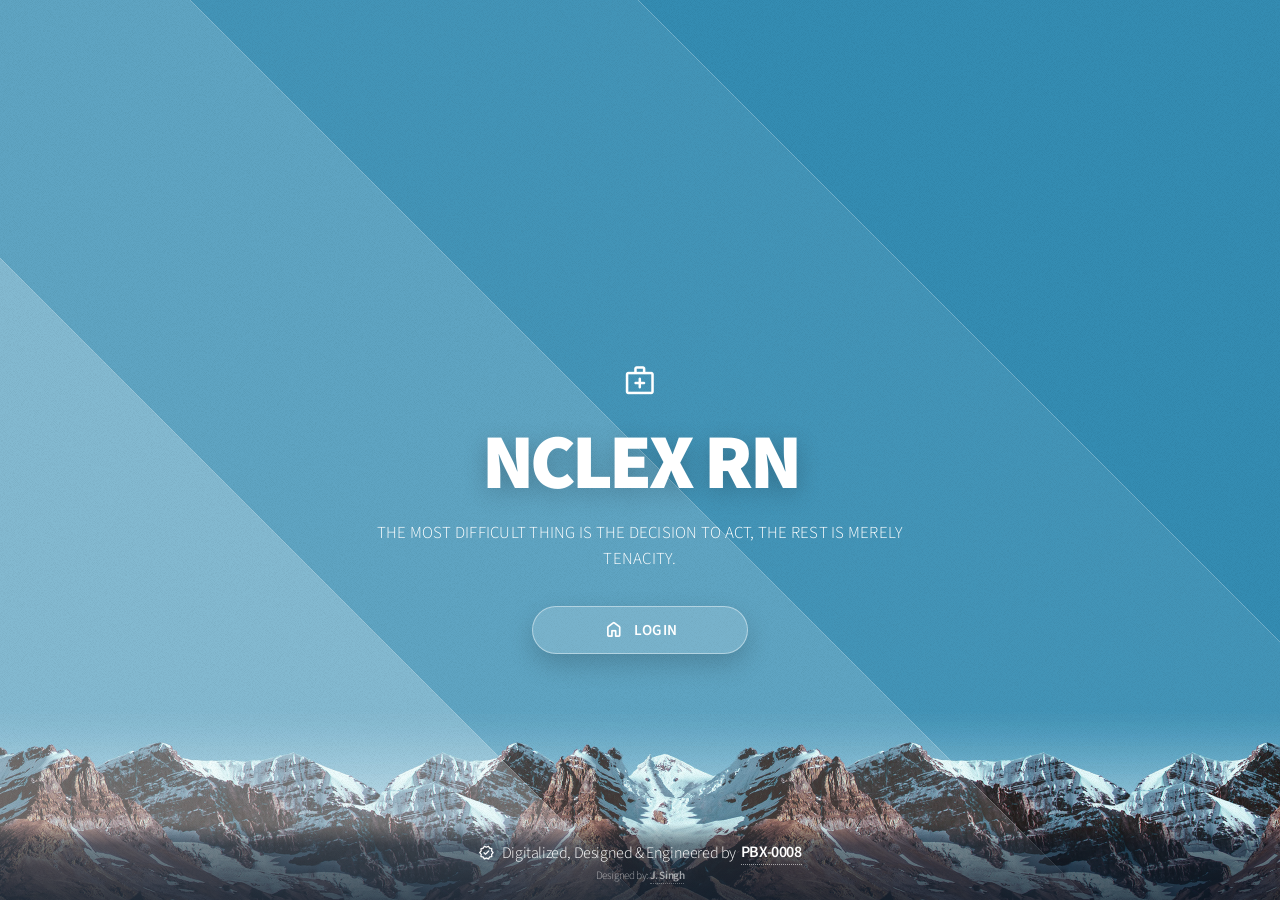
<file: index.html>
<!DOCTYPE HTML>
<!--
	Aerial by HTML5 UP
	html5up.net | @ajlkn
	Free for personal and commercial use under the CCA 3.0 license (html5up.net/license)
	Customized for NCLEX RN software by Jagmohan Singh.
-->
<html lang="en">
	<head>
		<title>NCLEX RN</title>
		<meta charset="utf-8" />
		<meta name="viewport" content="width=device-width, initial-scale=1, viewport-fit=cover" />
		<meta name="description" content="NCLEX RN learning software launch page" />
		<meta name="theme-color" content="#0067A9" />
		<meta name="mobile-web-app-capable" content="yes" />
		<meta name="apple-mobile-web-app-capable" content="yes" />
		<meta name="apple-mobile-web-app-title" content="NCLEX RN" />
		<meta name="apple-mobile-web-app-status-bar-style" content="black-translucent" />
		<link rel="manifest" href="site.webmanifest" />
		<link rel="apple-touch-icon" href="icons/icon-192.png" />
		<link rel="preconnect" href="https://fonts.googleapis.com" />
		<link rel="preconnect" href="https://fonts.gstatic.com" crossorigin />
		<link rel="stylesheet" href="https://fonts.googleapis.com/css2?family=Material+Symbols+Rounded:opsz,wght,FILL,GRAD@24,400,1,0" />
		<link rel="stylesheet" href="assets/css/main.css?v=43" />
		<noscript><link rel="stylesheet" href="assets/css/noscript.css" /></noscript>
	</head>
	<body class="is-preload">
		<div id="wrapper">
			<div id="bg"></div>
			<div id="overlay"></div>
			<div id="main">

				<!-- Header -->
					<header id="header" aria-label="NCLEX RN launch screen">
						<div class="app-badge" aria-hidden="true">
							<span class="material-symbols-rounded">medical_services</span>
						</div>
						<h1>NCLEX RN</h1>
						<p class="tagline">THE MOST DIFFICULT THING IS THE DECISION TO ACT, THE REST IS MERELY TENACITY.</p>
						<nav aria-label="Main software navigation">
							<ul>
								<li class="center-action">
									<a href="main.html" class="launch-button" aria-label="Open NCLEX RN main page" title="Open NCLEX RN main page">
										<span class="material-symbols-rounded" aria-hidden="true">home</span>
										<span class="button-text">LOGIN</span>
									</a>
								</li>
							</ul>
						</nav>
					</header>

				<!-- Footer -->
					<footer id="footer">
						<span class="copyright">
							<span class="material-symbols-rounded footer-icon" aria-hidden="true">verified</span>
							Digitalized, Designed & Engineered by
							<a href="https://www.instagram.com/pbx0008nclexrn/" target="_blank" rel="noopener noreferrer">PBX-0008</a>
						</span>
						<span class="template-credit">Designed by: <a href="https://www.instagram.com/jagmohan.1313/" target="_blank" rel="noopener noreferrer">J. Singh</a></span>
					</footer>

			</div>
		</div>
		<script>
			window.onload = function() { document.body.classList.remove('is-preload'); }
			window.ontouchmove = null;
			window.onorientationchange = function() { document.body.scrollTop = 0; }
		</script>
			<script>
			if ('serviceWorker' in navigator) {
				window.addEventListener('load', () => navigator.serviceWorker.register('./sw.js').catch(() => {}));
			}
		</script>
	</body>
</html>
</file>
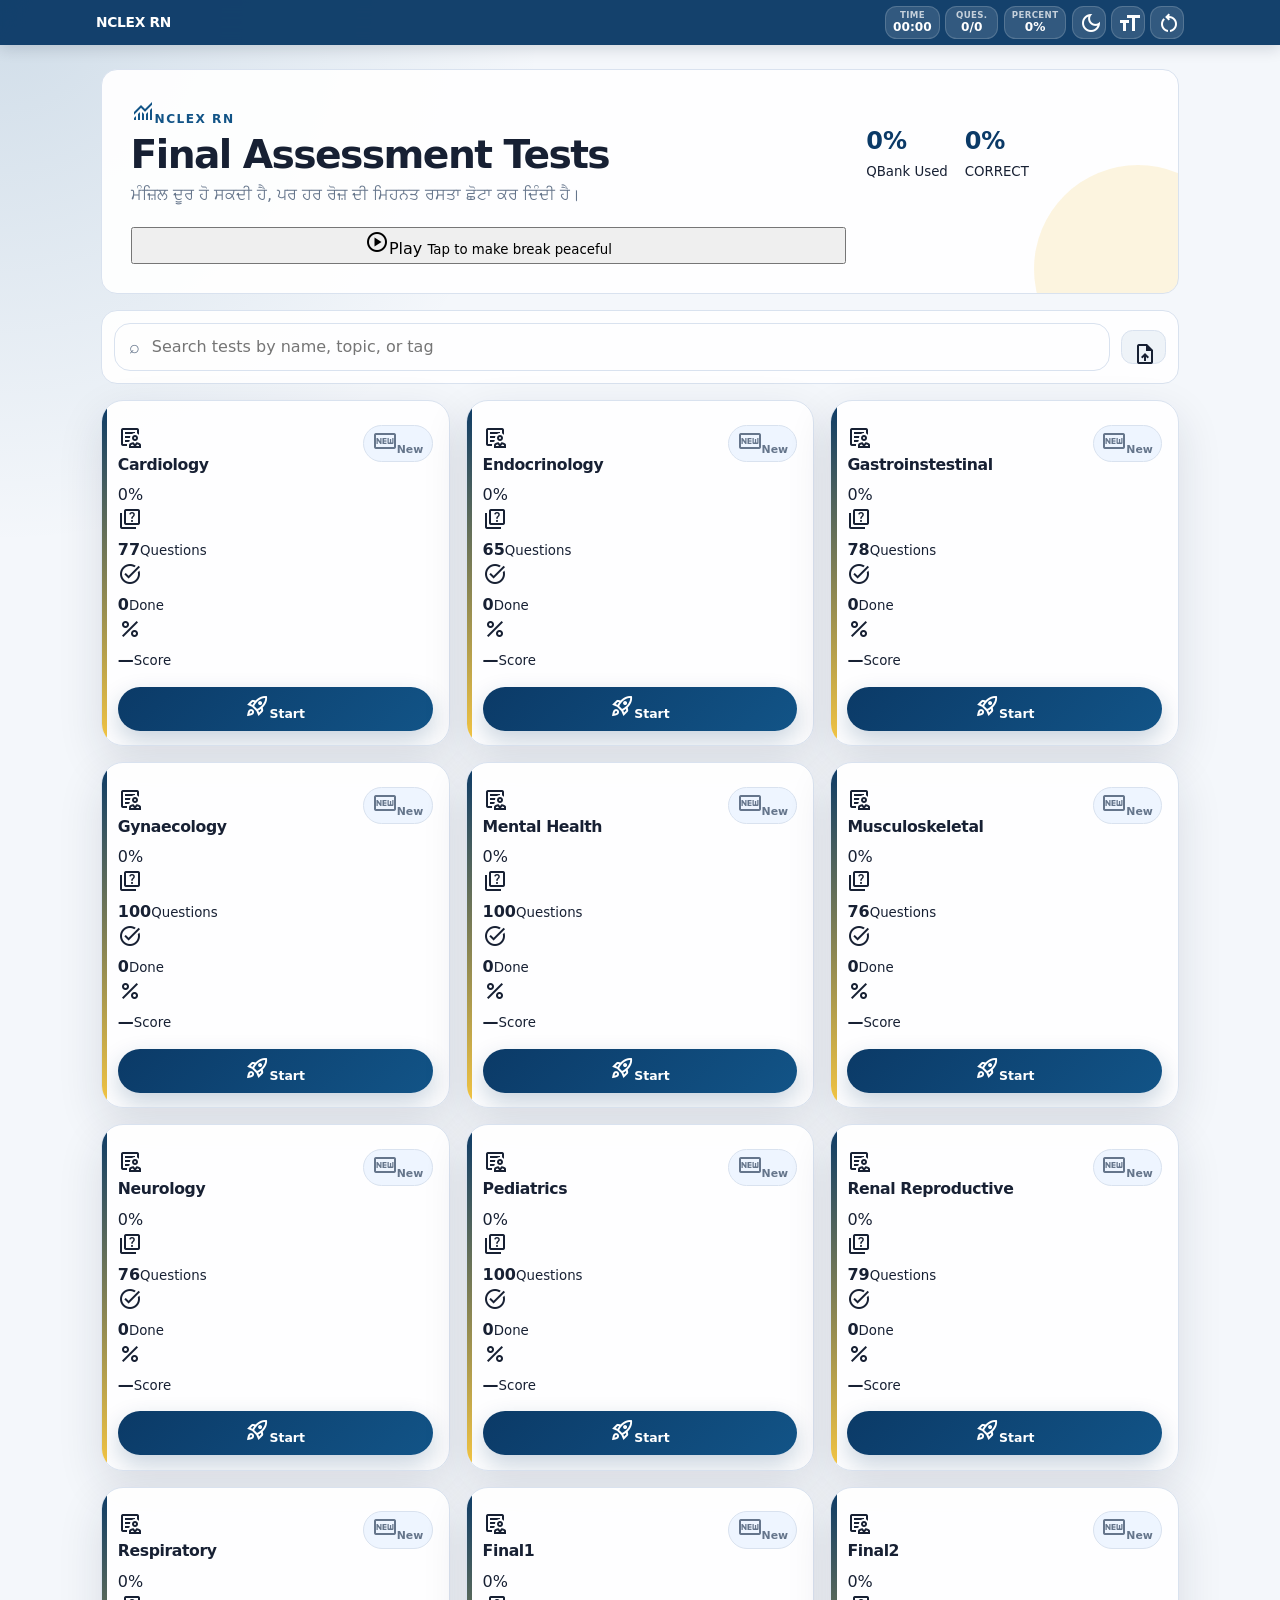
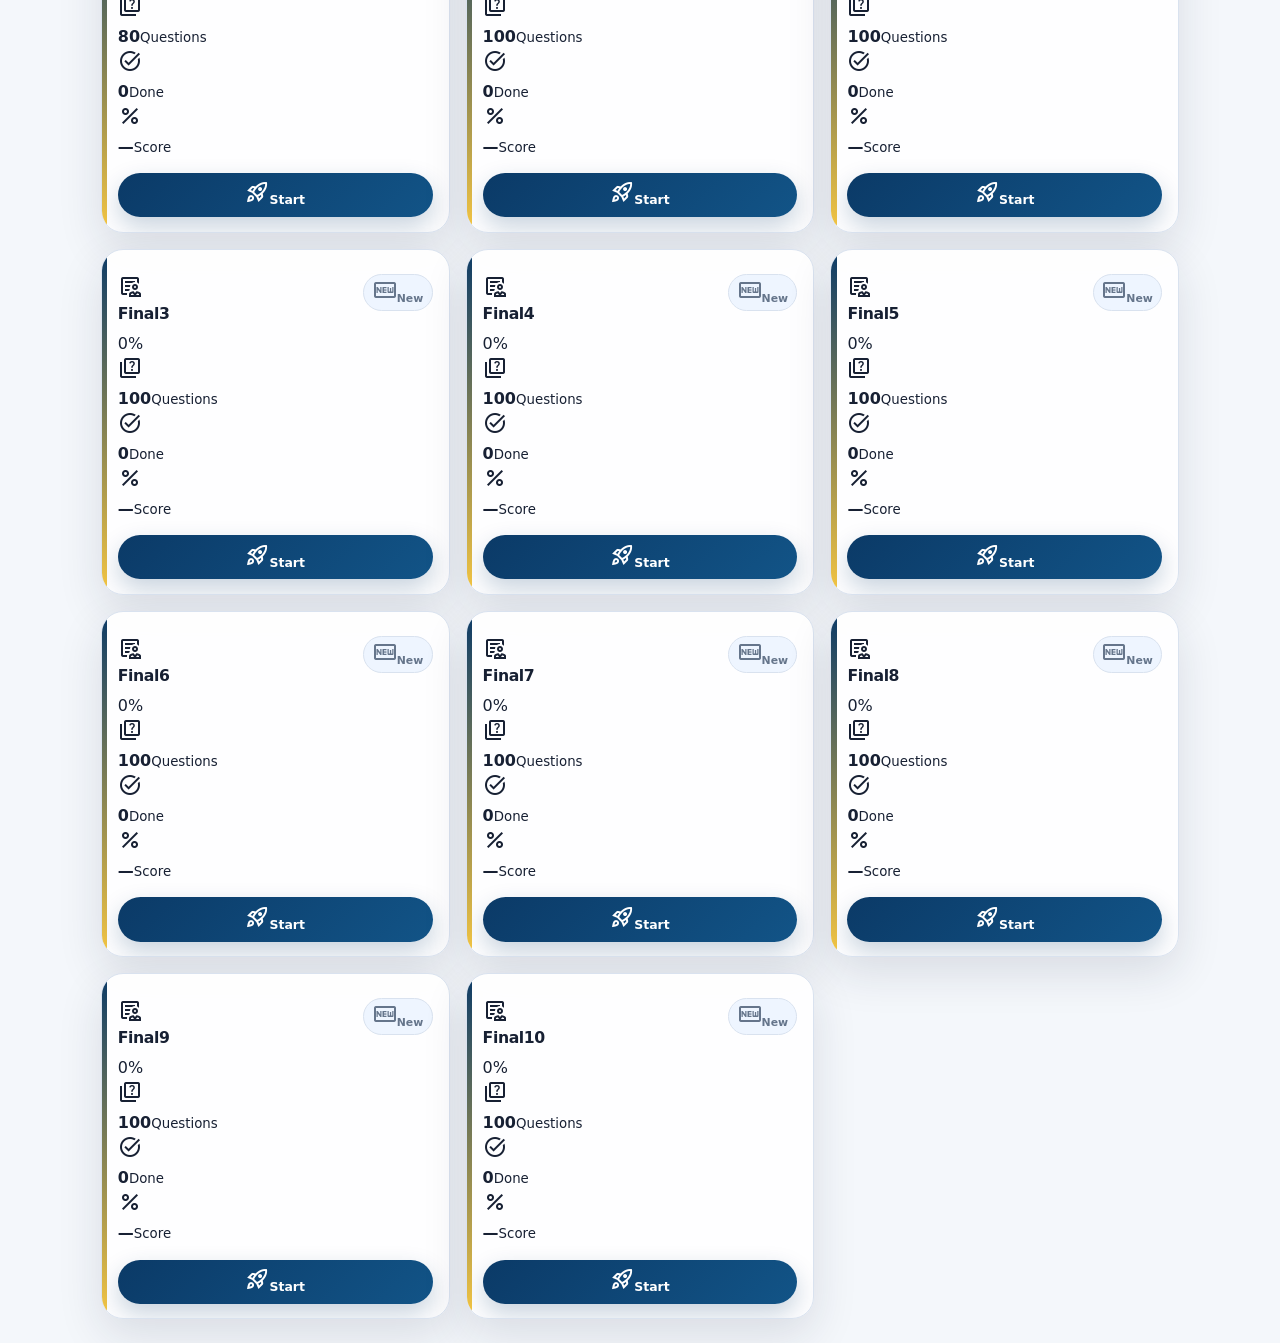
<file: main.html>
<!doctype html>
<html lang="en">
<head>
  <meta charset="utf-8" />
  <meta name="viewport" content="width=device-width, initial-scale=1, viewport-fit=cover" />
  <meta name="theme-color" content="#0067A9" />
  <meta name="mobile-web-app-capable" content="yes" />
  <meta name="apple-mobile-web-app-capable" content="yes" />
  <meta name="apple-mobile-web-app-title" content="NCLEX RN" />
  <meta name="apple-mobile-web-app-status-bar-style" content="black-translucent" />
  <title>NCLEX RN</title>
  <link rel="manifest" href="site.webmanifest" />
		<link rel="apple-touch-icon" href="icons/icon-192.png" />
  <link rel="preconnect" href="https://fonts.googleapis.com" />
  <link rel="preconnect" href="https://fonts.gstatic.com" crossorigin />
  <link href="https://fonts.googleapis.com/css2?family=Material+Symbols+Outlined:opsz,wght,FILL,GRAD@20..48,100..700,0..1,-50..200" rel="stylesheet" />
  <link rel="stylesheet" href="assets/styles.css?v=43" />
</head>
<body>
  <header class="topbar">
    <div class="topbar-inner">
      <button class="icon-button hidden" id="backToListBtn" type="button" aria-label="Back to test list"><span class="material-symbols-outlined">arrow_back_ios_new</span></button>
      <div class="brand" aria-label="Application title">
        <div>
          <strong>NCLEX RN</strong>
        </div>
      </div>
      <div class="top-actions">
        <button class="stat-chip" data-stat="time" type="button"><span>Time</span><strong id="timeStat">00:00</strong></button>
        <button class="stat-chip" data-stat="progress" type="button"><span>Ques.</span><strong id="progressStat">0/0</strong></button>
        <button class="stat-chip" data-stat="score" type="button"><span>Percent</span><strong id="scoreStat">0%</strong></button>
        <button class="icon-button" id="themeBtn" type="button" aria-label="Toggle dark mode"><span class="material-symbols-outlined">dark_mode</span></button>
        <button class="icon-button text-size-button" id="refreshCatalogBtn" type="button" aria-label="Change text size" title="Text size: Medium"><span class="material-symbols-outlined">format_size</span></button>
        <button class="icon-button" id="clearProgressBtn" type="button" aria-label="Clear progress"><span class="material-symbols-outlined">restart_alt</span></button>
      </div>
    </div>
  </header>

  <main class="app-shell">
    <section id="catalogView" class="view active" aria-labelledby="catalogTitle">
      <div class="hero-card">
        <div class="hero-copy">
          <p class="eyebrow"><span class="material-symbols-outlined">monitoring</span>NCLEX RN</p>
          <h1 id="catalogTitle">Final Assessment Tests</h1>
          <p class="hero-text">ਮੰਜ਼ਿਲ ਦੂਰ ਹੋ ਸਕਦੀ ਹੈ, ਪਰ ਹਰ ਰੋਜ਼ ਦੀ ਮਿਹਨਤ ਰਸਤਾ ਛੋਟਾ ਕਰ ਦਿੰਦੀ ਹੈ।</p>
        </div>
        <div class="hero-stats hero-stats-orbs" aria-label="Question bank overview">
          <section class="hero-orb-panel hero-orb-used-panel" aria-label="QBank used percentage">
            <span class="hero-metric-orb hero-used-orb" id="heroQbankRing" style="--used-angle: 0deg;">
              <span class="hero-metric-center">
                <strong id="qbankUsagePercent">0%</strong>
              </span>
            </span>
            <small class="hero-orb-label">QBank Used</small>
          </section>
          <section class="hero-orb-panel hero-orb-done-panel" aria-label="Questions done summary">
            <span class="hero-metric-orb hero-done-orb" id="heroDoneRing" style="--correct-end: 0deg; --partial-end: 0deg; --incorrect-end: 0deg;">
              <span class="hero-metric-center">
                <strong id="doneCorrectPercent">0%</strong>
              </span>
            </span>
            <small class="hero-orb-label hero-orb-label-compact" id="doneVsTotalLabel">CORRECT</small>
          </section>
        </div>
        <button class="live-darshan-card" id="liveDarshanBtn" type="button" aria-label="Play or pause Gurbani live stream" aria-pressed="false">
          <span class="live-darshan-badge" id="liveDarshanBadge"><span class="material-symbols-outlined">play_circle</span><span id="liveDarshanBadgeText">Play</span></span>
          <span class="live-darshan-copy">
            <small id="liveDarshanStatus">Tap to make break peaceful</small>
          </span>
        </button>
      </div>

      <div class="toolbar-card front-toolbar-removed" aria-hidden="true">
        <label class="search-wrap" for="searchInput">
          <span>⌕</span>
          <input id="searchInput" type="search" placeholder="Search tests by name, topic, or tag" autocomplete="off" />
        </label>
        <div class="toolbar-actions">
          <input id="localFileInput" type="file" accept=".json,.txt" multiple hidden />
          <button class="secondary-button icon-button" id="localUploadBtn" type="button" aria-label="Import files"><span class="material-symbols-outlined">upload_file</span></button>
        </div>
      </div>

      <div class="notice hidden front-notice-removed" id="catalogNotice"></div>
      <div class="test-grid" id="testGrid"></div>

       <div class="empty-state hidden" id="emptyState">
         <div class="empty-icon">
          <span class="material-symbols-outlined">description</span>
         </div>
         <h2>No question files found</h2>
         <p>Add <code>.json</code> or <code>.txt</code> question files using <strong>Import files</strong>, or configure a question source.</p>
       </div>
    </section>

       <section id="examView" class="view" aria-labelledby="examTitle">

      <article class="question-card">
        <div class="question-toolbar">
          <span class="question-id-badge" id="questionIdBadge">QID-—</span>
          <button class="qid-style-toggle tutored-toggle" id="tutoredToggle" type="button" aria-label="Toggle explanations" aria-pressed="true">Tutored</button>
        </div>
        <div class="question-text" id="questionText"></div>
        <ol class="options-list" id="optionsList"></ol>
      </article>

      <section class="question-result-strip hidden" id="questionResultStrip" aria-label="Question result summary">
        <div class="question-result-item" id="questionMarksWrap">
          <span class="material-symbols-outlined" aria-hidden="true">star</span>
          <div>
            <strong id="questionMarkStat">0/1</strong>
            <span>Scored</span>
          </div>
        </div>
        <div class="question-result-item" id="questionTimeWrap">
          <span class="material-symbols-outlined" aria-hidden="true">timer</span>
          <div>
            <strong id="questionTimeStat">00:00</strong>
            <span>Time</span>
          </div>
        </div>
        <div class="question-result-item" id="questionStateWrap">
          <span class="material-symbols-outlined" aria-hidden="true">rule</span>
          <div>
            <strong id="questionResultStat">Pending</strong>
            <span>Answer</span>
          </div>
        </div>
      </section>

      <aside class="feedback-card hidden" id="feedbackCard">
        <div class="feedback-heading" id="feedbackHeading"></div>
        <div class="feedback-body" id="feedbackBody"></div>
      </aside>
    </section>

    <section id="resultView" class="view" aria-labelledby="resultTitle">
      <div class="result-card result-card-premium">
        <div class="result-heading-row">
          <p class="eyebrow"><span class="material-symbols-outlined" aria-hidden="true">verified</span>Result Saved</p>
          <span class="result-status-pill"><span class="material-symbols-outlined" aria-hidden="true">cloud_done</span> Saved</span>
        </div>
        <h1 id="resultTitle">Test completed</h1>
        <div class="result-score-panel">
          <div class="result-score" id="resultScore">0%</div>
          <div>
            <strong>Final Score</strong>
            <span>Based on answered questions</span>
          </div>
        </div>
        <div class="result-stats-grid" id="resultStatsGrid" aria-label="Saved result statistics"></div>
        <p class="result-details" id="resultDetails"></p>
        <div class="result-actions">
          <button class="primary-button result-action-button" id="resultBackBtn" type="button" aria-label="Back to test list">
            <span class="material-symbols-outlined" aria-hidden="true">dashboard</span>
            <span>Dashboard</span>
          </button>
          <button class="secondary-button result-action-button" id="resultReviewBtn" type="button" aria-label="Review answers">
            <span class="material-symbols-outlined" aria-hidden="true">rate_review</span>
            <span>Review</span>
          </button>
          <button class="danger-button result-action-button" id="resultRetakeBtn" type="button" aria-label="Retake test">
            <span class="material-symbols-outlined" aria-hidden="true">restart_alt</span>
            <span>Retake</span>
          </button>
        </div>
      </div>
    </section>
  </main>

    <nav class="bottom-bar hidden" id="bottomBar" aria-label="Question navigation">
    <button class="secondary-button" id="prevBtn" type="button">Previous</button>
    <button class="primary-button" id="checkBtn" type="button" disabled>Check</button>
    <button class="primary-button" id="nextBtn" type="button">Next</button>
    </nav>

  <audio id="gurbaniAudio" preload="none" playsinline>
    <source src="https://live.sgpc.net:8442/;20nocache=889869" type="audio/mpeg" />
  </audio>

  <div class="loading-overlay hidden" id="loadingOverlay" role="status" aria-live="polite">
    <div class="loading-card">
      <div class="spinner"></div>
      <p id="loadingText">Loading…</p>
    </div>
  </div>

  <script src="repo-config.js"></script>
  <script src="assets/app.js?v=43"></script>
  <script>
    if ('serviceWorker' in navigator) {
      window.addEventListener('load', () => navigator.serviceWorker.register('./sw.js').catch(() => {}));
    }
  </script>
</body>
</html>
</file>
<file: assets/css/main.css>
@import url("https://fonts.googleapis.com/css?family=Source+Sans+Pro:300,900");

/*
	Aerial by HTML5 UP
	html5up.net | @ajlkn
	Free for personal and commercial use under the CCA 3.0 license (html5up.net/license)
*/

html, body, div, span, applet, object,
iframe, h1, h2, h3, h4, h5, h6, p, blockquote,
pre, a, abbr, acronym, address, big, cite,
code, del, dfn, em, img, ins, kbd, q, s, samp,
small, strike, strong, sub, sup, tt, var, b,
u, i, center, dl, dt, dd, ol, ul, li, fieldset,
form, label, legend, table, caption, tbody,
tfoot, thead, tr, th, td, article, aside,
canvas, details, embed, figure, figcaption,
footer, header, hgroup, menu, nav, output, ruby,
section, summary, time, mark, audio, video {
	margin: 0;
	padding: 0;
	border: 0;
	font-size: 100%;
	font: inherit;
	vertical-align: baseline;}

article, aside, details, figcaption, figure,
footer, header, hgroup, menu, nav, section {
	display: block;}

body {
	line-height: 1;
}

ol, ul {
	list-style: none;
}

blockquote, q {
	quotes: none;
}

	blockquote:before, blockquote:after, q:before, q:after {
		content: '';
		content: none;
	}

table {
	border-collapse: collapse;
	border-spacing: 0;
}

body {
	-webkit-text-size-adjust: none;
}

mark {
	background-color: transparent;
	color: inherit;
}

input::-moz-focus-inner {
	border: 0;
	padding: 0;
}

input, select, textarea {
	-moz-appearance: none;
	-webkit-appearance: none;
	-ms-appearance: none;
	appearance: none;
}

/* Basic */

	html {
		box-sizing: border-box;
	}

	*, *:before, *:after {
		box-sizing: inherit;
	}

	body {
		background: #fff;
		overflow: hidden;
	}

		body.is-preload *, body.is-preload *:before, body.is-preload *:after {
			-moz-animation: none !important;
			-webkit-animation: none !important;
			-ms-animation: none !important;
			animation: none !important;
			-moz-transition: none !important;
			-webkit-transition: none !important;
			-ms-transition: none !important;
			transition: none !important;
		}

	body, input, select, textarea {
		color: #fff;
		font-family: 'Source Sans Pro', sans-serif;
		font-size: 15pt;
		font-weight: 300 !important;
		letter-spacing: -0.025em;
		line-height: 1.75em;
	}

	a {
		-moz-transition: border-color 0.2s ease-in-out;
		-webkit-transition: border-color 0.2s ease-in-out;
		-ms-transition: border-color 0.2s ease-in-out;
		transition: border-color 0.2s ease-in-out;
		border-bottom: dotted 1px;
		color: inherit;
		outline: 0;
		text-decoration: none;
	}

		a:hover {
			border-color: transparent;
		}

/* Icon */

	.icon {
		text-decoration: none;
		position: relative;
	}

		.icon:before {
			-moz-osx-font-smoothing: grayscale;
			-webkit-font-smoothing: antialiased;
			display: inline-block;
			font-style: normal;
			font-variant: normal;
			text-rendering: auto;
			line-height: 1;
			text-transform: none !important;
			font-family: 'Font Awesome 5 Free';
			font-weight: 400;
		}

		.icon > .label {
			display: none;
		}

		.icon.solid:before {
			font-weight: 900;
		}

		.icon.brands:before {
			font-family: 'Font Awesome 5 Brands';
		}

/* Wrapper */

	@-moz-keyframes wrapper {
		0% {
			opacity: 0;
		}

		100% {
			opacity: 1;
		}
	}

	@-webkit-keyframes wrapper {
		0% {
			opacity: 0;
		}

		100% {
			opacity: 1;
		}
	}

	@-ms-keyframes wrapper {
		0% {
			opacity: 0;
		}

		100% {
			opacity: 1;
		}
	}

	@keyframes wrapper {
		0% {
			opacity: 0;
		}

		100% {
			opacity: 1;
		}
	}

	#wrapper {
		-moz-animation: wrapper 3s forwards;
		-webkit-animation: wrapper 3s forwards;
		-ms-animation: wrapper 3s forwards;
		animation: wrapper 3s forwards;
		height: 100%;
		left: 0;
		opacity: 0;
		position: fixed;
		top: 0;
		width: 100%;
	}

/* BG */

	#bg {
		-moz-animation: bg 60s linear infinite;
		-webkit-animation: bg 60s linear infinite;
		-ms-animation: bg 60s linear infinite;
		animation: bg 60s linear infinite;
		-moz-backface-visibility: hidden;
		-webkit-backface-visibility: hidden;
		-ms-backface-visibility: hidden;
		backface-visibility: hidden;
		-moz-transform: translate3d(0,0,0);
		-webkit-transform: translate3d(0,0,0);
		-ms-transform: translate3d(0,0,0);
		transform: translate3d(0,0,0);
	/* Set your background with this */

		background: #348cb2 url("images/bg.jpg") bottom left;
		background-repeat: repeat-x;
		height: 100%;
		left: 0;
		opacity: 1;
		position: fixed;
		top: 0;
	}

	@-moz-keyframes bg {
		0% {
			-moz-transform: translate3d(0,0,0);
			-webkit-transform: translate3d(0,0,0);
			-ms-transform: translate3d(0,0,0);
			transform: translate3d(0,0,0);
		}

		100% {
			-moz-transform: translate3d(-2250px,0,0);
			-webkit-transform: translate3d(-2250px,0,0);
			-ms-transform: translate3d(-2250px,0,0);
			transform: translate3d(-2250px,0,0);
		}
	}

	@-webkit-keyframes bg {
		0% {
			-moz-transform: translate3d(0,0,0);
			-webkit-transform: translate3d(0,0,0);
			-ms-transform: translate3d(0,0,0);
			transform: translate3d(0,0,0);
		}

		100% {
			-moz-transform: translate3d(-2250px,0,0);
			-webkit-transform: translate3d(-2250px,0,0);
			-ms-transform: translate3d(-2250px,0,0);
			transform: translate3d(-2250px,0,0);
		}
	}

	@-ms-keyframes bg {
		0% {
			-moz-transform: translate3d(0,0,0);
			-webkit-transform: translate3d(0,0,0);
			-ms-transform: translate3d(0,0,0);
			transform: translate3d(0,0,0);
		}

		100% {
			-moz-transform: translate3d(-2250px,0,0);
			-webkit-transform: translate3d(-2250px,0,0);
			-ms-transform: translate3d(-2250px,0,0);
			transform: translate3d(-2250px,0,0);
		}
	}

	@keyframes bg {
		0% {
			-moz-transform: translate3d(0,0,0);
			-webkit-transform: translate3d(0,0,0);
			-ms-transform: translate3d(0,0,0);
			transform: translate3d(0,0,0);
		}

		100% {
			-moz-transform: translate3d(-2250px,0,0);
			-webkit-transform: translate3d(-2250px,0,0);
			-ms-transform: translate3d(-2250px,0,0);
			transform: translate3d(-2250px,0,0);
		}
	}

	#bg {
		background-size: 2250px auto;
		width: 6750px;
	}

/* Overlay */

	@-moz-keyframes overlay {
		0% {
			opacity: 0;
		}

		100% {
			opacity: 1;
		}
	}

	@-webkit-keyframes overlay {
		0% {
			opacity: 0;
		}

		100% {
			opacity: 1;
		}
	}

	@-ms-keyframes overlay {
		0% {
			opacity: 0;
		}

		100% {
			opacity: 1;
		}
	}

	@keyframes overlay {
		0% {
			opacity: 0;
		}

		100% {
			opacity: 1;
		}
	}

	#overlay {
		-moz-animation: overlay 1.5s 1.5s forwards;
		-webkit-animation: overlay 1.5s 1.5s forwards;
		-ms-animation: overlay 1.5s 1.5s forwards;
		animation: overlay 1.5s 1.5s forwards;
		background-attachment: fixed, fixed;
		background-image: url("images/overlay-pattern.png"), url("images/overlay.svg");
		background-position: top left, center center;
		background-repeat: repeat, no-repeat;
		background-size: auto, cover;
		height: 100%;
		left: 0;
		opacity: 0;
		position: fixed;
		top: 0;
		width: 100%;
	}

/* Main */

	#main {
		height: 100%;
		left: 0;
		position: fixed;
		text-align: center;
		top: 0;
		width: 100%;
	}

		#main:before {
			content: '';
			display: inline-block;
			height: 100%;
			margin-right: 0;
			vertical-align: middle;
			width: 1px;
		}

/* Header */

	@-moz-keyframes header {
		0% {
			-moz-transform: translate3d(0,1em,0);
			-webkit-transform: translate3d(0,1em,0);
			-ms-transform: translate3d(0,1em,0);
			transform: translate3d(0,1em,0);
			opacity: 0;
		}

		100% {
			-moz-transform: translate3d(0,0,0);
			-webkit-transform: translate3d(0,0,0);
			-ms-transform: translate3d(0,0,0);
			transform: translate3d(0,0,0);
			opacity: 1;
		}
	}

	@-webkit-keyframes header {
		0% {
			-moz-transform: translate3d(0,1em,0);
			-webkit-transform: translate3d(0,1em,0);
			-ms-transform: translate3d(0,1em,0);
			transform: translate3d(0,1em,0);
			opacity: 0;
		}

		100% {
			-moz-transform: translate3d(0,0,0);
			-webkit-transform: translate3d(0,0,0);
			-ms-transform: translate3d(0,0,0);
			transform: translate3d(0,0,0);
			opacity: 1;
		}
	}

	@-ms-keyframes header {
		0% {
			-moz-transform: translate3d(0,1em,0);
			-webkit-transform: translate3d(0,1em,0);
			-ms-transform: translate3d(0,1em,0);
			transform: translate3d(0,1em,0);
			opacity: 0;
		}

		100% {
			-moz-transform: translate3d(0,0,0);
			-webkit-transform: translate3d(0,0,0);
			-ms-transform: translate3d(0,0,0);
			transform: translate3d(0,0,0);
			opacity: 1;
		}
	}

	@keyframes header {
		0% {
			-moz-transform: translate3d(0,1em,0);
			-webkit-transform: translate3d(0,1em,0);
			-ms-transform: translate3d(0,1em,0);
			transform: translate3d(0,1em,0);
			opacity: 0;
		}

		100% {
			-moz-transform: translate3d(0,0,0);
			-webkit-transform: translate3d(0,0,0);
			-ms-transform: translate3d(0,0,0);
			transform: translate3d(0,0,0);
			opacity: 1;
		}
	}

	@-moz-keyframes nav-icons {
		0% {
			-moz-transform: translate3d(0,1em,0);
			-webkit-transform: translate3d(0,1em,0);
			-ms-transform: translate3d(0,1em,0);
			transform: translate3d(0,1em,0);
			opacity: 0;
		}

		100% {
			-moz-transform: translate3d(0,0,0);
			-webkit-transform: translate3d(0,0,0);
			-ms-transform: translate3d(0,0,0);
			transform: translate3d(0,0,0);
			opacity: 1;
		}
	}

	@-webkit-keyframes nav-icons {
		0% {
			-moz-transform: translate3d(0,1em,0);
			-webkit-transform: translate3d(0,1em,0);
			-ms-transform: translate3d(0,1em,0);
			transform: translate3d(0,1em,0);
			opacity: 0;
		}

		100% {
			-moz-transform: translate3d(0,0,0);
			-webkit-transform: translate3d(0,0,0);
			-ms-transform: translate3d(0,0,0);
			transform: translate3d(0,0,0);
			opacity: 1;
		}
	}

	@-ms-keyframes nav-icons {
		0% {
			-moz-transform: translate3d(0,1em,0);
			-webkit-transform: translate3d(0,1em,0);
			-ms-transform: translate3d(0,1em,0);
			transform: translate3d(0,1em,0);
			opacity: 0;
		}

		100% {
			-moz-transform: translate3d(0,0,0);
			-webkit-transform: translate3d(0,0,0);
			-ms-transform: translate3d(0,0,0);
			transform: translate3d(0,0,0);
			opacity: 1;
		}
	}

	@keyframes nav-icons {
		0% {
			-moz-transform: translate3d(0,1em,0);
			-webkit-transform: translate3d(0,1em,0);
			-ms-transform: translate3d(0,1em,0);
			transform: translate3d(0,1em,0);
			opacity: 0;
		}

		100% {
			-moz-transform: translate3d(0,0,0);
			-webkit-transform: translate3d(0,0,0);
			-ms-transform: translate3d(0,0,0);
			transform: translate3d(0,0,0);
			opacity: 1;
		}
	}

	#header {
		-moz-animation: header 1s 2.25s forwards;
		-webkit-animation: header 1s 2.25s forwards;
		-ms-animation: header 1s 2.25s forwards;
		animation: header 1s 2.25s forwards;
		-moz-backface-visibility: hidden;
		-webkit-backface-visibility: hidden;
		-ms-backface-visibility: hidden;
		backface-visibility: hidden;
		-moz-transform: translate3d(0,0,0);
		-webkit-transform: translate3d(0,0,0);
		-ms-transform: translate3d(0,0,0);
		transform: translate3d(0,0,0);
		cursor: default;
		display: inline-block;
		opacity: 0;
		position: relative;
		text-align: center;
		top: -1em;
		vertical-align: middle;
		width: 90%;
	}

		#header h1 {
			font-size: 4.35em;
			font-weight: 900;
			letter-spacing: -0.035em;
			line-height: 1em;
		}

		#header p {
			font-size: 1.25em;
			margin: 0.75em 0 0.25em 0;
			opacity: 0.75;
		}

		#header nav {
			margin: 1.5em 0 0 0;
		}

			#header nav li {
				-moz-animation: nav-icons 0.5s ease-in-out forwards;
				-webkit-animation: nav-icons 0.5s ease-in-out forwards;
				-ms-animation: nav-icons 0.5s ease-in-out forwards;
				animation: nav-icons 0.5s ease-in-out forwards;
				-moz-backface-visibility: hidden;
				-webkit-backface-visibility: hidden;
				-ms-backface-visibility: hidden;
				backface-visibility: hidden;
				-moz-transform: translate3d(0,0,0);
				-webkit-transform: translate3d(0,0,0);
				-ms-transform: translate3d(0,0,0);
				transform: translate3d(0,0,0);
				display: inline-block;
				height: 5.35em;
				line-height: 5.885em;
				opacity: 0;
				position: relative;
				top: 0;
				width: 5.35em;
			}

				#header nav li:nth-child(1) {
					-moz-animation-delay: 2.5s;
					-webkit-animation-delay: 2.5s;
					-ms-animation-delay: 2.5s;
					animation-delay: 2.5s;
				}

				#header nav li:nth-child(2) {
					-moz-animation-delay: 2.75s;
					-webkit-animation-delay: 2.75s;
					-ms-animation-delay: 2.75s;
					animation-delay: 2.75s;
				}

				#header nav li:nth-child(3) {
					-moz-animation-delay: 3s;
					-webkit-animation-delay: 3s;
					-ms-animation-delay: 3s;
					animation-delay: 3s;
				}

				#header nav li:nth-child(4) {
					-moz-animation-delay: 3.25s;
					-webkit-animation-delay: 3.25s;
					-ms-animation-delay: 3.25s;
					animation-delay: 3.25s;
				}

				#header nav li:nth-child(5) {
					-moz-animation-delay: 3.5s;
					-webkit-animation-delay: 3.5s;
					-ms-animation-delay: 3.5s;
					animation-delay: 3.5s;
				}

				#header nav li:nth-child(6) {
					-moz-animation-delay: 3.75s;
					-webkit-animation-delay: 3.75s;
					-ms-animation-delay: 3.75s;
					animation-delay: 3.75s;
				}

				#header nav li:nth-child(7) {
					-moz-animation-delay: 4s;
					-webkit-animation-delay: 4s;
					-ms-animation-delay: 4s;
					animation-delay: 4s;
				}

				#header nav li:nth-child(8) {
					-moz-animation-delay: 4.25s;
					-webkit-animation-delay: 4.25s;
					-ms-animation-delay: 4.25s;
					animation-delay: 4.25s;
				}

				#header nav li:nth-child(9) {
					-moz-animation-delay: 4.5s;
					-webkit-animation-delay: 4.5s;
					-ms-animation-delay: 4.5s;
					animation-delay: 4.5s;
				}

				#header nav li:nth-child(10) {
					-moz-animation-delay: 4.75s;
					-webkit-animation-delay: 4.75s;
					-ms-animation-delay: 4.75s;
					animation-delay: 4.75s;
				}

			#header nav a {
				-webkit-tap-highlight-color: rgba(0, 0, 0, 0);
				-webkit-touch-callout: none;
				border: 0;
				display: inline-block;
			}

				#header nav a:before {
					-moz-transition: all 0.2s ease-in-out;
					-webkit-transition: all 0.2s ease-in-out;
					-ms-transition: all 0.2s ease-in-out;
					transition: all 0.2s ease-in-out;
					border-radius: 100%;
					border: solid 1px #fff;
					display: block;
					font-size: 1.75em;
					height: 2.5em;
					line-height: 2.5em;
					position: relative;
					text-align: center;
					top: 0;
					width: 2.5em;
				}

				#header nav a:hover {
					font-size: 1.1em;
				}

					#header nav a:hover:before {
						background-color: rgba(255, 255, 255, 0.175);
						color: #fff;
					}

				#header nav a:active {
					font-size: 0.95em;
					background: none;
				}

					#header nav a:active:before {
						background-color: rgba(255, 255, 255, 0.35);
						color: #fff;
					}

				#header nav a span {
					display: none;
				}

/* Footer */

	#footer {
		background-image: -moz-linear-gradient(top, rgba(0,0,0,0), rgba(0,0,0,0.5) 75%);
		background-image: -webkit-linear-gradient(top, rgba(0,0,0,0), rgba(0,0,0,0.5) 75%);
		background-image: -ms-linear-gradient(top, rgba(0,0,0,0), rgba(0,0,0,0.5) 75%);
		background-image: linear-gradient(top, rgba(0,0,0,0), rgba(0,0,0,0.5) 75%);
		bottom: 0;
		cursor: default;
		height: 6em;
		left: 0;
		line-height: 8em;
		position: absolute;
		text-align: center;
		width: 100%;
	}

/* Wide */

	@media screen and (max-width: 1680px) {

		/* Basic */

			body, input, select, textarea {
				font-size: 13pt;
			}

		/* BG */

			@-moz-keyframes bg {
				0% {
					-moz-transform: translate3d(0,0,0);
					-webkit-transform: translate3d(0,0,0);
					-ms-transform: translate3d(0,0,0);
					transform: translate3d(0,0,0);
				}

				100% {
					-moz-transform: translate3d(-1500px,0,0);
					-webkit-transform: translate3d(-1500px,0,0);
					-ms-transform: translate3d(-1500px,0,0);
					transform: translate3d(-1500px,0,0);
				}

	}

		@-webkit-keyframes bg {
			0% {
				-moz-transform: translate3d(0,0,0);
				-webkit-transform: translate3d(0,0,0);
				-ms-transform: translate3d(0,0,0);
				transform: translate3d(0,0,0);
			}

			100% {
				-moz-transform: translate3d(-1500px,0,0);
				-webkit-transform: translate3d(-1500px,0,0);
				-ms-transform: translate3d(-1500px,0,0);
				transform: translate3d(-1500px,0,0);
			}
			}

		@-ms-keyframes bg {
			0% {
				-moz-transform: translate3d(0,0,0);
				-webkit-transform: translate3d(0,0,0);
				-ms-transform: translate3d(0,0,0);
				transform: translate3d(0,0,0);
			}

			100% {
				-moz-transform: translate3d(-1500px,0,0);
				-webkit-transform: translate3d(-1500px,0,0);
				-ms-transform: translate3d(-1500px,0,0);
				transform: translate3d(-1500px,0,0);
			}
		}

		@keyframes bg {
			0% {
				-moz-transform: translate3d(0,0,0);
				-webkit-transform: translate3d(0,0,0);
				-ms-transform: translate3d(0,0,0);
				transform: translate3d(0,0,0);
			}

			100% {
				-moz-transform: translate3d(-1500px,0,0);
				-webkit-transform: translate3d(-1500px,0,0);
				-ms-transform: translate3d(-1500px,0,0);
				transform: translate3d(-1500px,0,0);
			}
		}

		#bg {
			background-size: 1500px auto;
			width: 4500px;
		} }

/* Normal */

	@media screen and (max-width: 1280px) {

		/* Basic */

			body, input, select, textarea {
				font-size: 12pt;
			}

		/* BG */

			@-moz-keyframes bg {
				0% {
					-moz-transform: translate3d(0,0,0);
					-webkit-transform: translate3d(0,0,0);
					-ms-transform: translate3d(0,0,0);
					transform: translate3d(0,0,0);
				}

				100% {
					-moz-transform: translate3d(-750px,0,0);
					-webkit-transform: translate3d(-750px,0,0);
					-ms-transform: translate3d(-750px,0,0);
					transform: translate3d(-750px,0,0);
				}

	}

		@-webkit-keyframes bg {
			0% {
				-moz-transform: translate3d(0,0,0);
				-webkit-transform: translate3d(0,0,0);
				-ms-transform: translate3d(0,0,0);
				transform: translate3d(0,0,0);
			}

			100% {
				-moz-transform: translate3d(-750px,0,0);
				-webkit-transform: translate3d(-750px,0,0);
				-ms-transform: translate3d(-750px,0,0);
				transform: translate3d(-750px,0,0);
			}
			}

		@-ms-keyframes bg {
			0% {
				-moz-transform: translate3d(0,0,0);
				-webkit-transform: translate3d(0,0,0);
				-ms-transform: translate3d(0,0,0);
				transform: translate3d(0,0,0);
			}

			100% {
				-moz-transform: translate3d(-750px,0,0);
				-webkit-transform: translate3d(-750px,0,0);
				-ms-transform: translate3d(-750px,0,0);
				transform: translate3d(-750px,0,0);
			}
		}

		@keyframes bg {
			0% {
				-moz-transform: translate3d(0,0,0);
				-webkit-transform: translate3d(0,0,0);
				-ms-transform: translate3d(0,0,0);
				transform: translate3d(0,0,0);
			}

			100% {
				-moz-transform: translate3d(-750px,0,0);
				-webkit-transform: translate3d(-750px,0,0);
				-ms-transform: translate3d(-750px,0,0);
				transform: translate3d(-750px,0,0);
			}
		}

		#bg {
			background-size: 750px auto;
			width: 2250px;
		} }

/* Mobile */

	@media screen and (max-width: 736px) {

		/* Basic */

			body {
				min-width: 320px;
			}

			body, input, select, textarea {
				font-size: 11pt;
			}

		/* BG */

			@-moz-keyframes bg {
				0% {
					-moz-transform: translate3d(0,0,0);
					-webkit-transform: translate3d(0,0,0);
					-ms-transform: translate3d(0,0,0);
					transform: translate3d(0,0,0);
				}

				100% {
					-moz-transform: translate3d(-300px,0,0);
					-webkit-transform: translate3d(-300px,0,0);
					-ms-transform: translate3d(-300px,0,0);
					transform: translate3d(-300px,0,0);
				}

	}

		@-webkit-keyframes bg {
			0% {
				-moz-transform: translate3d(0,0,0);
				-webkit-transform: translate3d(0,0,0);
				-ms-transform: translate3d(0,0,0);
				transform: translate3d(0,0,0);
			}

			100% {
				-moz-transform: translate3d(-300px,0,0);
				-webkit-transform: translate3d(-300px,0,0);
				-ms-transform: translate3d(-300px,0,0);
				transform: translate3d(-300px,0,0);
			}
			}

		@-ms-keyframes bg {
			0% {
				-moz-transform: translate3d(0,0,0);
				-webkit-transform: translate3d(0,0,0);
				-ms-transform: translate3d(0,0,0);
				transform: translate3d(0,0,0);
			}

			100% {
				-moz-transform: translate3d(-300px,0,0);
				-webkit-transform: translate3d(-300px,0,0);
				-ms-transform: translate3d(-300px,0,0);
				transform: translate3d(-300px,0,0);
			}
		}

		@keyframes bg {
			0% {
				-moz-transform: translate3d(0,0,0);
				-webkit-transform: translate3d(0,0,0);
				-ms-transform: translate3d(0,0,0);
				transform: translate3d(0,0,0);
			}

			100% {
				-moz-transform: translate3d(-300px,0,0);
				-webkit-transform: translate3d(-300px,0,0);
				-ms-transform: translate3d(-300px,0,0);
				transform: translate3d(-300px,0,0);
			}
		}

		#bg {
			background-size: 300px auto;
			width: 900px;
		}

	/* Header */

		#header h1 {
			font-size: 2.5em;
		}

		#header p {
			font-size: 1em;
		}

		#header nav {
			font-size: 1em;
		}

			#header nav a:hover {
				font-size: 1em;
			}

			#header nav a:active {
				font-size: 1em;
			} }

/* Mobile (Portrait) */

	@media screen and (max-width: 480px) {

		/* BG */

			@-moz-keyframes bg {
				0% {
					-moz-transform: translate3d(0,0,0);
					-webkit-transform: translate3d(0,0,0);
					-ms-transform: translate3d(0,0,0);
					transform: translate3d(0,0,0);
				}

				100% {
					-moz-transform: translate3d(-412.5px,0,0);
					-webkit-transform: translate3d(-412.5px,0,0);
					-ms-transform: translate3d(-412.5px,0,0);
					transform: translate3d(-412.5px,0,0);
				}

	}

		@-webkit-keyframes bg {
			0% {
				-moz-transform: translate3d(0,0,0);
				-webkit-transform: translate3d(0,0,0);
				-ms-transform: translate3d(0,0,0);
				transform: translate3d(0,0,0);
			}

			100% {
				-moz-transform: translate3d(-412.5px,0,0);
				-webkit-transform: translate3d(-412.5px,0,0);
				-ms-transform: translate3d(-412.5px,0,0);
				transform: translate3d(-412.5px,0,0);
			}
			}

		@-ms-keyframes bg {
			0% {
				-moz-transform: translate3d(0,0,0);
				-webkit-transform: translate3d(0,0,0);
				-ms-transform: translate3d(0,0,0);
				transform: translate3d(0,0,0);
			}

			100% {
				-moz-transform: translate3d(-412.5px,0,0);
				-webkit-transform: translate3d(-412.5px,0,0);
				-ms-transform: translate3d(-412.5px,0,0);
				transform: translate3d(-412.5px,0,0);
			}
		}

		@keyframes bg {
			0% {
				-moz-transform: translate3d(0,0,0);
				-webkit-transform: translate3d(0,0,0);
				-ms-transform: translate3d(0,0,0);
				transform: translate3d(0,0,0);
			}

			100% {
				-moz-transform: translate3d(-412.5px,0,0);
				-webkit-transform: translate3d(-412.5px,0,0);
				-ms-transform: translate3d(-412.5px,0,0);
				transform: translate3d(-412.5px,0,0);
			}
		}

		#bg {
			background-size: 412.5px auto;
			width: 1237.5px;
		}

	/* Header */

		#header nav {
			padding: 0 1em;
		} }
/* NCLEX RN custom friendly launch styling */
	#header {
		background: rgba(2, 15, 35, 0.26);
		border: 1px solid rgba(255, 255, 255, 0.22);
		border-radius: 2em;
		box-shadow: 0 1.25em 4em rgba(0, 0, 0, 0.22);
		max-width: 46em;
		padding: 2.6em 2em 2.8em 2em;
		-webkit-backdrop-filter: blur(8px);
		backdrop-filter: blur(8px);
	}

	.app-badge {
		align-items: center;
		background: rgba(255, 255, 255, 0.16);
		border: 1px solid rgba(255, 255, 255, 0.32);
		border-radius: 999px;
		display: inline-flex;
		height: 3.65em;
		justify-content: center;
		margin-bottom: 1em;
		width: 3.65em;
	}

	.app-badge .material-symbols-rounded {
		font-size: 2.1em;
		line-height: 1;
	}

	#header h1 {
		font-size: 4.85em;
		letter-spacing: -0.045em;
		text-shadow: 0 0.08em 0.3em rgba(0, 0, 0, 0.22);
	}

	#header p.tagline {
		font-size: 1.05em;
		font-weight: 300 !important;
		letter-spacing: 0.015em;
		line-height: 1.55em;
		margin: 1em auto 0 auto;
		max-width: 34em;
		opacity: 0.9;
	}

	#header nav {
		margin-top: 2.1em;
	}

	#header nav li.center-action {
		height: auto;
		line-height: 1;
		width: auto;
	}

	#header nav a.launch-button {
		align-items: center;
		background: rgba(255, 255, 255, 0.16);
		border: 1px solid rgba(255, 255, 255, 0.44);
		border-radius: 999px;
		box-shadow: 0 0.8em 2em rgba(0, 0, 0, 0.22);
		display: inline-flex;
		gap: 0.55em;
		justify-content: center;
		min-width: 13.5em;
		padding: 0.78em 1.15em;
		-webkit-tap-highlight-color: rgba(255, 255, 255, 0.18);
		transition: transform 0.2s ease-in-out, background-color 0.2s ease-in-out, box-shadow 0.2s ease-in-out;
	}

	#header nav a.launch-button:before {
		display: none;
	}

	#header nav a.launch-button:hover {
		background: rgba(255, 255, 255, 0.24);
		box-shadow: 0 1em 2.4em rgba(0, 0, 0, 0.26);
		font-size: 1em;
		transform: translateY(-0.15em);
	}

	#header nav a.launch-button:active {
		background: rgba(255, 255, 255, 0.32);
		font-size: 1em;
		transform: translateY(0);
	}

	#header nav a.launch-button .material-symbols-rounded {
		font-size: 1.35em;
		line-height: 1;
	}

	#header nav a.launch-button .button-text {
		display: inline;
		font-size: 0.95em;
		font-weight: 600;
		letter-spacing: 0.02em;
		line-height: 1.2em;
	}

	.material-symbols-rounded {
		font-family: 'Material Symbols Rounded';
		font-weight: normal;
		font-style: normal;
		font-size: 1em;
		line-height: 1;
		letter-spacing: normal;
		text-transform: none;
		display: inline-block;
		white-space: nowrap;
		word-wrap: normal;
		direction: ltr;
		-webkit-font-feature-settings: 'liga';
		-webkit-font-smoothing: antialiased;
		font-feature-settings: 'liga';
	}

	#footer {
		height: 7.5em;
		line-height: 1.45em;
		padding: 3.1em 1em 1.2em 1em;
	}

	#footer .copyright {
		align-items: center;
		display: inline-flex;
		flex-wrap: wrap;
		gap: 0.3em;
		justify-content: center;
	}

	#footer .footer-icon {
		font-size: 1.05em;
		margin-right: 0.1em;
	}

	#footer a {
		border-bottom-color: rgba(255, 255, 255, 0.55);
		font-weight: 600;
	}

	#footer .template-credit {
		display: block;
		font-size: 0.7em;
		line-height: 1.4em;
		opacity: 0.58;
	}

	@media screen and (max-width: 736px) {
		#header {
			border-radius: 1.4em;
			padding: 2.1em 1.2em 2.35em 1.2em;
			width: 88%;
		}

		#header h1 {
			font-size: 3.3em;
		}

		#header p.tagline {
			font-size: 0.95em;
			max-width: 24em;
		}

		#header nav a.launch-button {
			min-width: 11.75em;
			padding: 0.74em 1em;
		}
	}

	@media screen and (max-width: 480px) {
		#header nav {
			padding: 0;
		}

		#header h1 {
			font-size: 2.75em;
		}

		.app-badge {
			height: 3.25em;
			width: 3.25em;
		}

		#footer {
			font-size: 0.9em;
			height: 8em;
			padding-top: 3em;
		}
	}

	#header nav a.launch-button .material-symbols-rounded {
		display: inline-block;
	}


/* --- v21 welcome screen: remove boxed/card layout --- */
#header {
  background: transparent !important;
  border: 0 !important;
  border-radius: 0 !important;
  box-shadow: none !important;
  max-width: 58em !important;
  padding: 0 1.25em !important;
  -webkit-backdrop-filter: none !important;
  backdrop-filter: none !important;
}

#header::before,
#header::after {
  display: none !important;
  content: none !important;
}

.app-badge {
  background: transparent !important;
  border: 0 !important;
  box-shadow: none !important;
}

#header nav a.launch-button {
  box-shadow: 0 0.65em 1.6em rgba(0, 0, 0, 0.18) !important;
}

@media screen and (max-width: 736px) {
  #header {
    width: 100% !important;
    padding: 0 1rem !important;
  }
}


/* --- v33 launch screen mobile/PWA visibility hard fix --- */
html,
body {
  min-height: 100% !important;
  width: 100% !important;
}

#wrapper,
#main,
#header,
#header nav li {
  opacity: 1 !important;
  visibility: visible !important;
}

body.is-preload #wrapper,
body.is-preload #header,
body.is-preload #header nav li,
#wrapper,
#header,
#header nav li {
  -moz-animation: none !important;
  -webkit-animation: none !important;
  -ms-animation: none !important;
  animation: none !important;
}

#wrapper {
  position: fixed !important;
  inset: 0 !important;
  height: 100dvh !important;
  min-height: 100vh !important;
}

#main {
  position: fixed !important;
  inset: 0 !important;
  width: 100% !important;
  min-height: 100dvh !important;
  height: 100dvh !important;
  display: flex !important;
  align-items: center !important;
  justify-content: center !important;
  overflow-y: auto !important;
  -webkit-overflow-scrolling: touch !important;
  padding: calc(1rem + env(safe-area-inset-top, 0px)) 1rem calc(5.8rem + env(safe-area-inset-bottom, 0px)) !important;
}

#main:before {
  display: none !important;
  content: none !important;
}

#header {
  display: block !important;
  position: relative !important;
  top: 0 !important;
  width: min(100%, 58em) !important;
  max-width: 58em !important;
  transform: none !important;
  -webkit-transform: none !important;
  margin: auto !important;
  z-index: 5 !important;
}

#header h1,
#header p,
#header .app-badge,
#header nav,
#header nav ul,
#header nav li,
#header nav a.launch-button,
#header nav a.launch-button .material-symbols-rounded,
#header nav a.launch-button .button-text {
  opacity: 1 !important;
  visibility: visible !important;
}

#header nav li.center-action,
#header nav li {
  display: inline-flex !important;
  align-items: center !important;
  justify-content: center !important;
  height: auto !important;
  line-height: 1 !important;
  width: auto !important;
  top: 0 !important;
}

#header nav a.launch-button {
  display: inline-flex !important;
}

@media screen and (max-width: 736px) {
  #main {
    align-items: center !important;
    justify-content: center !important;
    padding: calc(.85rem + env(safe-area-inset-top, 0px)) .85rem calc(5.6rem + env(safe-area-inset-bottom, 0px)) !important;
  }

  #header {
    width: 100% !important;
    padding: 0 .5rem !important;
  }

  #header h1 {
    font-size: clamp(2.45rem, 13vw, 3.35rem) !important;
    line-height: .95 !important;
  }

  #header p.tagline {
    display: block !important;
    font-size: clamp(.82rem, 3.7vw, .98rem) !important;
    line-height: 1.45 !important;
    max-width: 24rem !important;
    margin-top: .9rem !important;
  }

  .app-badge {
    display: inline-flex !important;
  }

  #header nav {
    display: block !important;
    margin-top: 1.45rem !important;
    padding: 0 !important;
  }

  #header nav a.launch-button {
    min-width: 11.6rem !important;
    padding: .75rem 1rem !important;
  }
}

@media screen and (max-width: 380px), screen and (max-height: 640px) {
  #main {
    align-items: flex-start !important;
    padding-top: calc(1rem + env(safe-area-inset-top, 0px)) !important;
  }

  #header h1 {
    font-size: clamp(2.15rem, 12vw, 2.7rem) !important;
  }

  #header p.tagline {
    font-size: .78rem !important;
    line-height: 1.35 !important;
  }

  .app-badge {
    height: 2.8em !important;
    width: 2.8em !important;
    margin-bottom: .7em !important;
  }

  #header nav {
    margin-top: 1rem !important;
  }
}


/* --- v34 launch page scrolling/mobile visibility correction --- */
html,
body {
  overflow-x: hidden !important;
  overflow-y: auto !important;
  height: auto !important;
  min-height: 100% !important;
  touch-action: pan-y !important;
}

#wrapper,
#main {
  overflow-y: auto !important;
  -webkit-overflow-scrolling: touch !important;
  touch-action: pan-y !important;
}

#main {
  align-items: center !important;
  min-height: 100dvh !important;
  height: auto !important;
}

@media (max-width: 760px) {
  #main {
    align-items: flex-start !important;
    justify-content: center !important;
    padding-top: calc(2.1rem + env(safe-area-inset-top, 0px)) !important;
    padding-bottom: calc(7rem + env(safe-area-inset-bottom, 0px)) !important;
  }

  #header {
    margin-top: 0 !important;
    margin-bottom: auto !important;
  }
}


/* --- v36 iPhone/PWA launch bottom safe-area background fix --- */
html,
body {
  background-color: #348cb2 !important;
  background-image: url("images/bg.jpg") !important;
  background-position: bottom center !important;
  background-repeat: repeat-x !important;
  background-size: auto 34vh !important;
  min-height: 100vh !important;
  min-height: 100svh !important;
  min-height: 100dvh !important;
}

#wrapper,
#main,
#overlay {
  min-height: 100vh !important;
  min-height: 100svh !important;
  min-height: 100dvh !important;
}

#wrapper {
  position: fixed !important;
  inset: 0 !important;
  overflow: hidden !important;
  background: #348cb2 !important;
}

#main {
  position: fixed !important;
  inset: 0 !important;
  height: 100vh !important;
  height: 100svh !important;
  height: 100dvh !important;
  overflow: hidden !important;
  background: transparent !important;
  padding-bottom: calc(6.8rem + env(safe-area-inset-bottom, 0px)) !important;
}

#bg {
  position: fixed !important;
  left: 0 !important;
  right: auto !important;
  top: 0 !important;
  bottom: -2px !important;
  height: calc(100vh + 4px) !important;
  height: calc(100svh + 4px) !important;
  height: calc(100dvh + 4px) !important;
  min-height: calc(100vh + 4px) !important;
  min-height: calc(100svh + 4px) !important;
  min-height: calc(100dvh + 4px) !important;
  background-color: #348cb2 !important;
}

#footer {
  bottom: env(safe-area-inset-bottom, 0px) !important;
}

@supports (-webkit-touch-callout: none) {
  html,
  body,
  #wrapper,
  #main,
  #overlay {
    min-height: -webkit-fill-available !important;
  }

  #main {
    height: -webkit-fill-available !important;
  }
}

@media screen and (max-width: 736px) {
  html,
  body {
    background-size: auto 38vh !important;
  }

  #main {
    padding-bottom: calc(7.4rem + env(safe-area-inset-bottom, 0px)) !important;
  }
}


/* --- v43 launch page edge-to-edge footer + safe-area polish --- */
html,
body {
  width: 100% !important;
  min-height: 100vh !important;
  min-height: 100svh !important;
  min-height: 100dvh !important;
  overflow: hidden !important;
  background-color: #348cb2 !important;
}

#wrapper {
  position: fixed !important;
  inset: 0 !important;
  overflow: hidden !important;
}

#main {
  position: fixed !important;
  inset: 0 !important;
  width: 100% !important;
  height: 100vh !important;
  height: 100svh !important;
  height: 100dvh !important;
  min-height: 100vh !important;
  min-height: 100svh !important;
  min-height: 100dvh !important;
  display: flex !important;
  align-items: center !important;
  justify-content: center !important;
  overflow: hidden !important;
  padding: calc(1rem + env(safe-area-inset-top, 0px)) 1rem calc(8.35rem + env(safe-area-inset-bottom, 0px)) !important;
}

#header {
  margin: auto !important;
  margin-bottom: calc(7rem + env(safe-area-inset-bottom, 0px)) !important;
  width: min(100%, 58em) !important;
}

#bg {
  bottom: 0 !important;
  min-height: 100vh !important;
  min-height: 100svh !important;
  min-height: 100dvh !important;
  height: 100vh !important;
  height: 100svh !important;
  height: 100dvh !important;
  background-position: left bottom !important;
}

#footer {
  position: fixed !important;
  left: 0 !important;
  right: 0 !important;
  bottom: 0 !important;
  width: 100% !important;
  height: auto !important;
  min-height: 0 !important;
  line-height: 1.35 !important;
  padding: 1.1rem 1rem calc(1.05rem + env(safe-area-inset-bottom, 0px)) !important;
  background: linear-gradient(180deg, rgba(0,0,0,0) 0%, rgba(8,24,41,.52) 28%, rgba(8,24,41,.76) 100%) !important;
  z-index: 6 !important;
}

#footer .copyright,
#footer .template-credit {
  position: relative !important;
  z-index: 1 !important;
}

@media screen and (max-width: 736px) {
  #main {
    padding: calc(1.15rem + env(safe-area-inset-top, 0px)) .9rem calc(8rem + env(safe-area-inset-bottom, 0px)) !important;
  }

  #header {
    width: 100% !important;
    margin-bottom: calc(6.65rem + env(safe-area-inset-bottom, 0px)) !important;
    padding: 0 .45rem !important;
  }

  #footer {
    padding: .95rem .8rem calc(.9rem + env(safe-area-inset-bottom, 0px)) !important;
  }
}

@media screen and (max-width: 420px) {
  #main {
    padding-bottom: calc(7.65rem + env(safe-area-inset-bottom, 0px)) !important;
  }

  #header {
    margin-bottom: calc(6.2rem + env(safe-area-inset-bottom, 0px)) !important;
  }

  #footer .copyright {
    font-size: .92rem !important;
  }

  #footer .template-credit {
    font-size: .72rem !important;
  }
}
</file>
<file: assets/css/noscript.css>
/*
	Aerial by HTML5 UP
	html5up.net | @ajlkn
	Free for personal and commercial use under the CCA 3.0 license (html5up.net/license)
*/

/* Wrapper */

	#wrapper {
		opacity: 1 !important;
	}

/* Overlay */

	#overlay {
		opacity: 1 !important;
	}

/* Header */

	#header {
		opacity: 1 !important;
	}

		#header nav li {
			opacity: 1 !important;
		}
</file>
<file: assets/styles.css>
:root {
  --blue: #0b3a67;
  --blue-2: #125487;
  --gold: #f4c542;
  --green: #1f9d55;
  --green-light: #2ecc71;
  --red: #dc3545;
  --bg: #f4f7fb;
  --card: #ffffff;
  --card-2: #eef5ff;
  --text: #172033;
  --muted: #65758b;
  --border: #d9e2ef;
  --shadow: 0 16px 45px rgba(22, 36, 55, 0.12);
  --radius: 22px;
  --safe-bottom: env(safe-area-inset-bottom, 0px);
}

body.dark {
  --bg: #0c121c;
  --card: #151f2c;
  --card-2: #101a28;
  --text: #edf4ff;
  --muted: #9eb0c6;
  --border: #2c3a4d;
  --shadow: 0 18px 50px rgba(0, 0, 0, 0.35);
}

* { box-sizing: border-box; }
html { scroll-behavior: smooth; }

body {
  margin: 0;
  min-height: 100vh;
  background: radial-gradient(circle at top left, rgba(18, 84, 135, 0.16), transparent 34rem), var(--bg);
  color: var(--text);
  font-family: Inter, ui-sans-serif, system-ui, -apple-system, BlinkMacSystemFont, "Segoe UI", sans-serif;
  line-height: 1.5;
  -webkit-font-smoothing: antialiased;
  text-rendering: optimizeLegibility;
}

button, input { font: inherit; }
button { -webkit-tap-highlight-color: transparent; }

code {
  padding: 0.12rem 0.35rem;
  border-radius: 0.45rem;
  background: rgba(11, 58, 103, 0.08);
  color: var(--blue-2);
  font-weight: 700;
}

body.dark code { color: #9ecaff; background: rgba(158, 202, 255, 0.12); }

.hidden { display: none !important; }

.topbar {
  position: sticky;
  top: 0;
  z-index: 40;
  background: rgba(11, 58, 103, 0.96);
  color: #fff;
  backdrop-filter: blur(14px);
  box-shadow: 0 6px 20px rgba(8, 21, 40, 0.18);
}

.topbar-inner {
  width: min(1120px, 100%);
  margin: 0 auto;
  padding: 0.5rem clamp(0.9rem, 3vw, 1.3rem);
  display: flex;
  align-items: center;
  gap: 0.5rem;
  justify-content: space-between;
}

.topbar-catalog-progress {
  width: 100%;
  height: 0.35rem;
  background: rgba(255,255,255,0.1);
  border-radius: 999px;
  overflow: hidden;
  margin-top: 0.35rem;
}

.topbar-catalog-progress span {
  display: block;
  height: 100%;
  width: 0%;
  background: linear-gradient(90deg, var(--green), var(--green-light));
  transition: width .3s ease;
}

.topbar-catalog-progress.hidden { display: none; }

.progress-track {
  height: 0.4rem;
  background: var(--green);
  border-radius: 0 0 0.6rem 0.6rem;
  overflow: hidden;
  margin: 0;
  border: none;
  box-shadow: 0 1px 4px rgba(31,157,85,0.25);
}

.progress-track span {
  display: block;
  height: 100%;
  width: 0%;
  background: linear-gradient(90deg, #2ecc71, #1f9d55);
  transition: width 0.4s cubic-bezier(0.4, 0, 0.2, 1);
}

.brand { display: flex; align-items: center; gap: 0.7rem; min-width: 0; }
.brand-mark {
  width: 2.45rem;
  height: 2.45rem;
  display: grid;
  place-items: center;
  background: rgba(244, 197, 66, 0.18);
  color: var(--gold);
  border: 1px solid rgba(244, 197, 66, 0.35);
  border-radius: 0.9rem;
  font-weight: 900;
  font-size: 1.1rem;
}

.brand strong, .brand span { display: block; white-space: nowrap; }
.brand strong { font-size: 1.02rem; letter-spacing: -0.02em; }
.brand span { font-size: 0.78rem; color: rgba(255,255,255,0.75); }

.top-actions { display: flex; align-items: center; gap: 0.55rem; }

.stat-chip {
  min-width: 4.35rem;
  min-height: 2.8rem;
  padding: 0.32rem 0.62rem;
  display: grid;
  place-items: center;
  gap: 0.02rem;
  color: #fff;
  background: rgba(255,255,255,0.13);
  border: 1px solid rgba(255,255,255,0.16);
  border-radius: 0.9rem;
  cursor: pointer;
  transition: background 0.16s ease, opacity 0.16s ease, transform 0.16s ease;
}

.stat-chip:hover { background: rgba(255,255,255,0.2); }
.stat-chip:active { transform: translateY(1px); }
.stat-chip span {
  font-size: 0.62rem;
  line-height: 1;
  font-weight: 800;
  color: rgba(255,255,255,0.72);
  letter-spacing: 0.04em;
  text-transform: uppercase;
}
.stat-chip strong {
  display: block;
  font-size: 0.92rem;
  line-height: 1.1;
  font-weight: 900;
  color: #fff;
}
.stat-chip.is-hidden { opacity: 0.65; }
.stat-chip.is-hidden::after {
  content: "•••";
  font-size: 0.92rem;
  line-height: 1.1;
  font-weight: 900;
}


.icon-button,
.pill-button,
.primary-button,
.secondary-button,
.danger-button {
  border: 0;
  border-radius: 0.9rem;
  font-weight: 800;
  cursor: pointer;
  transition: transform 0.16s ease, box-shadow 0.16s ease, background 0.16s ease, opacity 0.16s ease;
}

.icon-button:active,
.pill-button:active,
.primary-button:active,
.secondary-button:active,
.danger-button:active { transform: translateY(1px); }

.icon-button {
  width: 2.8rem;
  height: 2.8rem;
  display: grid;
  place-items: center;
  color: #fff;
  background: rgba(255,255,255,0.13);
  border: 1px solid rgba(255,255,255,0.16);
  font-size: 1.4rem;
}

.icon-button:hover { background: rgba(255,255,255,0.2); }

.pill-button.ghost, .secondary-button {
  background: #eef3f8;
  color: #172033;
  border: 1px solid var(--border);
}

.pill-button.ghost {
  background: rgba(255,255,255,0.14);
  color: #fff;
  border-color: rgba(255,255,255,0.18);
}

.primary-button {
  background: linear-gradient(135deg, var(--blue), var(--blue-2));
  color: #fff;
  box-shadow: 0 10px 24px rgba(11, 58, 103, 0.22);
}

.danger-button {
  background: rgba(220, 53, 69, 0.1);
  color: var(--red);
  border: 1px solid rgba(220, 53, 69, 0.22);
}

.primary-button.icon-button,
.secondary-button.icon-button,
.danger-button.icon-button,
.pill-button.icon-button {
  padding: 0.65rem;
  width: 2.8rem;
  font-size: 1.4rem;
}

button:disabled {
  opacity: 0.42;
  cursor: not-allowed;
  transform: none !important;
  box-shadow: none !important;
}

.app-shell {
  width: min(1120px, 100%);
  margin: 0 auto;
  padding: clamp(1rem, 3vw, 1.5rem) clamp(0.9rem, 3vw, 1.3rem);
}

.view { display: none; }
.view.active { display: block; }

.hero-card,
.toolbar-card,
.exam-top-card,
.question-card,
.feedback-card,
.result-card,
.test-card,
.empty-state,
.notice {
  background: color-mix(in srgb, var(--card) 94%, transparent);
  border: 1px solid var(--border);
  border-radius: var(--radius);
  box-shadow: var(--shadow);
}

.question-card { padding: 0 !important; border: none !important; background: transparent !important; box-shadow: none !important; }

.hero-card {
  padding: clamp(1.15rem, 3vw, 1.8rem);
  display: grid;
  grid-template-columns: 1fr auto;
  gap: 1.25rem;
  align-items: center;
  overflow: hidden;
  position: relative;
}

.hero-card::after {
  content: "";
  position: absolute;
  inset: auto -4rem -5rem auto;
  width: 13rem;
  height: 13rem;
  border-radius: 50%;
  background: rgba(244, 197, 66, 0.17);
  pointer-events: none;
}

.eyebrow {
  margin: 0 0 0.35rem;
  color: var(--blue-2);
  text-transform: uppercase;
  font-size: 0.76rem;
  font-weight: 900;
  letter-spacing: 0.12em;
}

body.dark .eyebrow { color: #9ecaff; }

h1, h2, h3, p { margin-top: 0; }

.hero-copy h1,
.exam-top-card h1,
.result-card h1 {
  margin-bottom: 0.45rem;
  font-size: clamp(1.55rem, 6vw, 2.45rem);
  line-height: 1.08;
  letter-spacing: -0.04em;
}

.hero-text { margin: 0; color: var(--muted); max-width: 54rem; }

.hero-stats {
  display: grid;
  grid-template-columns: repeat(3, minmax(5.4rem, 1fr));
  gap: 0.75rem;
  z-index: 1;
}

.hero-stats div {
  background: var(--card-2);
  border: 1px solid var(--border);
  border-radius: 1.1rem;
  padding: 0.85rem;
  text-align: center;
}

.hero-stats strong {
  display: block;
  font-size: clamp(1.15rem, 4vw, 1.5rem);
  color: var(--blue);
}

body.dark .hero-stats strong { color: #9ecaff; }

.hero-stats span {
  display: block;
  color: var(--muted);
  font-size: 0.78rem;
  font-weight: 800;
}

.toolbar-card {
  margin-top: 1rem;
  padding: 0.75rem;
  display: grid;
  grid-template-columns: 1fr auto;
  gap: 0.7rem;
  align-items: center;
}

.search-wrap {
  min-height: 3rem;
  background: var(--card-2);
  border: 1px solid var(--border);
  border-radius: 1rem;
  display: flex;
  align-items: center;
  gap: 0.6rem;
  padding: 0 0.9rem;
  transition: all 0.2s ease;
}

.search-wrap:focus-within {
  border-color: var(--blue);
  box-shadow: 0 0 0 3px rgba(11, 58, 103, 0.12);
}

.search-wrap span { color: var(--muted); font-size: 1.1rem; }

.search-wrap input {
  width: 100%;
  border: 0;
  outline: 0;
  background: transparent;
  color: var(--text);
  font-size: 1rem;
}

.toolbar-actions {
  display: flex;
  flex-wrap: wrap;
  gap: 0.6rem;
  justify-content: flex-end;
}

.notice {
  margin-top: 1rem;
  padding: 0.9rem 1rem;
  color: var(--muted);
  box-shadow: none;
}
.notice.success { border-color: rgba(31,157,85,.3); background: rgba(31,157,85,.08); }
.notice.error { border-color: rgba(220,53,69,.3); background: rgba(220,53,69,.08); color: var(--red); }

.test-grid {
  margin-top: 1rem;
  display: grid;
  grid-template-columns: repeat(auto-fill, minmax(280px, 1fr));
  gap: 1rem;
}

.test-card {
  padding: 1.1rem;
  position: relative;
  overflow: hidden;
  display: flex;
  flex-direction: column;
  gap: 0.75rem;
  transition: transform 0.2s ease, box-shadow 0.2s ease, border-color 0.2s ease;
  cursor: pointer;
}

.test-card:hover {
  transform: translateY(-2px);
  box-shadow: 0 20px 50px rgba(11, 58, 103, 0.18);
  border-color: var(--blue);
}

.test-card::before {
  content: "";
  position: absolute;
  inset: 0 auto 0 0;
  width: 0.35rem;
  background: linear-gradient(var(--blue), var(--gold));
  border-radius: 0.35rem 0 0 0.35rem;
}

.test-card.completed::before { background: linear-gradient(var(--green), var(--green-light)); }
.test-card.resume::before { background: linear-gradient(var(--blue), var(--blue-2)); }

.card-title-row {
  display: flex;
  justify-content: space-between;
  gap: 0.8rem;
  align-items: flex-start;
}

.test-card h2 {
  margin: 0;
  font-size: 1.06rem;
  line-height: 1.25;
  letter-spacing: -0.025em;
  font-weight: 700;
  color: var(--text);
}

.card-progress-row {
  display: flex;
  align-items: center;
  gap: 0.6rem;
}

.card-progress {
  flex: 1;
  height: 0.5rem;
  border-radius: 999px;
  overflow: hidden;
  background: var(--card-2);
  border: 1px solid var(--border);
  transition: all 0.2s ease;
}

.test-card:hover .card-progress { border-color: var(--blue); }

.card-progress span {
  display: block;
  height: 100%;
  width: 0%;
  background: linear-gradient(90deg, var(--green), var(--green-light));
  transition: width 0.4s cubic-bezier(0.4, 0, 0.2, 1);
}

.card-progress-text {
  min-width: 2.8rem;
  font-size: 0.72rem;
  font-weight: 800;
  color: var(--muted);
  text-align: right;
}

.card-meta {
  display: grid;
  grid-template-columns: repeat(3, 1fr);
  gap: 0.45rem;
  margin-top: auto;
}

.test-card:hover .card-meta div {
  border-color: var(--blue);
  background: rgba(11, 58, 103, 0.04);
}

.card-meta div {
  border: 1px solid var(--border);
  background: var(--card-2);
  border-radius: 0.8rem;
  padding: 0.5rem 0.45rem;
  text-align: center;
  transition: all 0.15s ease;
}

.card-meta strong {
  display: block;
  color: var(--text);
  font-size: 1rem;
  font-weight: 800;
}

.card-meta span {
  color: var(--muted);
  font-size: 0.68rem;
  font-weight: 800;
  text-transform: uppercase;
  letter-spacing: 0.05em;
}



.card-description {
  margin: -0.25rem 0 0;
  color: var(--muted);
  font-size: 0.84rem;
  line-height: 1.45;
}

.tag-row {
  display: flex;
  flex-wrap: wrap;
  gap: 0.4rem;
}

.tag {
  display: inline-flex;
  align-items: center;
  min-height: 1.55rem;
  padding: 0.16rem 0.5rem;
  border-radius: 999px;
  border: 1px solid var(--border);
  background: var(--card-2);
  color: var(--muted);
  font-size: 0.68rem;
  font-weight: 800;
}

.status-badge {
  flex: 0 0 auto;
  border: 1px solid var(--border);
  border-radius: 999px;
  padding: 0.18rem 0.52rem;
  background: var(--card-2);
  color: var(--muted);
  font-size: 0.68rem;
  font-weight: 900;
  white-space: nowrap;
}
.status-badge.resume { color: var(--blue-2); border-color: rgba(18,84,135,.25); background: rgba(18,84,135,.09); }
.status-badge.done { color: var(--green); border-color: rgba(31,157,85,.25); background: rgba(31,157,85,.09); }

body.exam-active .app-shell { padding-bottom: calc(5.5rem + var(--safe-bottom)); }

.card-actions {
  display: flex;
  gap: 0.55rem;
  margin-top: 0.75rem;
}

.card-actions button {
  flex: 1;
  min-height: 2.4rem;
  font-size: 0.82rem;
  font-weight: 700;
}

.card-actions .primary-button { flex: 1.5; }

.empty-state {
  margin-top: 1rem;
  padding: 2rem 1rem;
  text-align: center;
  box-shadow: none;
}

.empty-icon {
  width: 4rem;
  height: 4rem;
  margin: 0 auto 1rem;
  border-radius: 1.2rem;
  background: var(--card-2);
  border: 1px solid var(--border);
  display: grid;
  place-items: center;
  color: var(--muted);
  font-size: 2rem;
}

.empty-state h2 {
  margin: 0 0 0.5rem;
  color: var(--text);
  font-size: 1.2rem;
}

.empty-state p {
  color: var(--muted);
  max-width: 35rem;
  margin: 0 auto;
  font-size: 0.9rem;
  line-height: 1.6;
}

.question-card { padding: 0 !important; border: none !important; background: transparent !important; box-shadow: none !important; }

.question-text {
  font-size: clamp(1.05rem, 4.5vw, 1.25rem);
  line-height: 1.75;
  font-weight: 600;
  overflow-wrap: anywhere;
  padding: 0.75rem 1.25rem;
  margin: 0.25rem 0 0.5rem;
  background: var(--bg);
  border-radius: 0.9rem;
}

.question-text p { margin-bottom: 0.75rem; }

.options-list {
  list-style: none;
  margin: 1.25rem 0 0;
  padding: 0;
  display: grid;
  gap: 0.75rem;
}

.option-item {
  border: 2px solid var(--border);
  background: var(--card);
  border-radius: 1rem;
  padding: 0.95rem;
  display: grid;
  grid-template-columns: auto 1fr auto;
  gap: 0.75rem;
  align-items: start;
  cursor: pointer;
  transition: border 0.15s ease, background 0.15s ease, transform 0.15s ease;
}

.option-item:hover { border-color: color-mix(in srgb, var(--blue) 55%, var(--border)); }
.option-item.selected { border-color: var(--blue); background: rgba(11,58,103,.06); }
.option-item.correct { border-color: var(--green); background: rgba(31,157,85,.08); }
.option-item.incorrect { border-color: var(--red); background: rgba(220,53,69,.08); }
.option-item.locked { cursor: default; }

.choice-input {
  width: 1.2rem;
  height: 1.2rem;
  margin-top: 0.18rem;
  accent-color: var(--blue);
}

.choice-text {
  font-size: 1rem;
  line-height: 1.65;
  overflow-wrap: anywhere;
}

.option-status { font-weight: 900; font-size: 1.25rem; }

.feedback-card {
  margin-top: 1rem;
  padding: 1rem;
  box-shadow: none;
  border-left: 0.4rem solid var(--green);
}

.feedback-card.incorrect { border-left-color: var(--red); }
.feedback-heading { font-weight: 900; margin-bottom: 0.45rem; }
.feedback-body { color: var(--text); line-height: 1.75; font-size: 1rem; overflow-wrap: anywhere; }
.feedback-body p { margin-bottom: 0.85rem; }
.feedback-body p:last-child { margin-bottom: 0; }

.bottom-bar {
  position: fixed;
  left: 0;
  right: 0;
  bottom: 0;
  z-index: 30;
  background: color-mix(in srgb, var(--card) 94%, transparent);
  border-top: 1px solid var(--border);
  box-shadow: 0 -6px 18px rgba(8, 21, 40, 0.1);
  backdrop-filter: blur(12px);
  padding: 0.5rem clamp(0.9rem, 3vw, 1.3rem) calc(0.5rem + var(--safe-bottom));
  display: grid;
  grid-template-columns: 1fr 1.1fr;
  gap: 0.5rem;
}

.bottom-bar button {
  min-height: 2.6rem;
  font-size: 0.88rem;
  font-weight: 700;
  display: flex;
  align-items: center;
  justify-content: center;
  gap: 0.4rem;
}

.bottom-bar:has(#nextBtn:not(.hidden)) { grid-template-columns: 1fr 1.1fr; }

.tutored-toggle { font-size: 1.3rem; transition: opacity 0.2s ease; }

@media (max-width: 760px) {
  .topbar-inner { padding-top: 0.62rem; padding-bottom: 0.62rem; }
  .hidden-sm { display: none !important; }
  .brand-mark { width: 2.2rem; height: 2.2rem; }
  .brand strong { font-size: 0.96rem; }
  .app-shell { padding-left: 0.78rem; padding-right: 0.78rem; }
  .toolbar-actions { width: 100%; display: grid; grid-template-columns: 1fr 1fr; }
  .toolbar-actions button { width: 100%; }
  .test-grid { grid-template-columns: 1fr; }
  .option-item { padding: 0.9rem 0.82rem; gap: 0.65rem; }
  .bottom-bar { grid-template-columns: 1fr 1.1fr; }
}

@media (max-width: 420px) {
  .top-actions { gap: 0.4rem; }
  .icon-button { width: 2.25rem; height: 2.25rem; }
  .hero-stats { gap: 0.45rem; }
  .hero-stats div { padding: 0.65rem 0.35rem; }
  .toolbar-actions { grid-template-columns: 1fr; }
  .stat-chip { padding: 0.45rem 0.35rem; }
  .card-actions.two { grid-template-columns: 1fr; }
}

.tag.muted {
  opacity: 0.72;
  border-style: dashed;
}

.card-actions.two {
  grid-template-columns: repeat(auto-fit, minmax(120px, 1fr));
}

@media (max-width: 560px) {
  .card-actions.two { grid-template-columns: 1fr; }
}


/* --- Compact refreshed UI adjustments --- */
.topbar {
  box-shadow: 0 4px 14px rgba(8, 21, 40, 0.14);
}
.topbar-inner {
  padding: 0.36rem clamp(0.75rem, 2.2vw, 1rem);
  gap: 0.4rem;
}
.brand strong { font-size: 0.86rem; }
.brand span { font-size: 0.66rem; }
.top-actions { gap: 0.35rem; }
.stat-chip {
  min-width: 3.3rem;
  min-height: 2.05rem;
  padding: 0.18rem 0.44rem;
  border-radius: 0.72rem;
}
.stat-chip span { font-size: 0.54rem; }
.stat-chip strong { font-size: 0.76rem; }
.icon-button {
  width: 2.1rem;
  height: 2.1rem;
  border-radius: 0.72rem;
  font-size: 1rem;
}
.progress-track { display: none !important; }

.hero-card,
.toolbar-card,
.hero-stats div,
.search-wrap,
.notice,
.result-card,
.feedback-card,
.question-result-strip {
  box-shadow: none;
}
.hero-card,
.toolbar-card,
.result-card,
.notice {
  border-radius: 16px;
}
.hero-stats div,
.card-meta div,
.search-wrap,
.question-text,
.feedback-card,
.question-result-strip,
.result-card {
  background: transparent;
}

.test-card {
  padding: 0.95rem 1rem 0.9rem;
  gap: 0.55rem;
}
.test-card h2 {
  font-size: 0.98rem;
  line-height: 1.18;
}
.card-stats-inline {
  display: flex;
  flex-wrap: wrap;
  gap: 0.65rem 0.95rem;
  color: var(--muted);
  font-size: 0.78rem;
  line-height: 1.35;
}
.card-stats-inline span {
  display: inline-flex;
  align-items: baseline;
  gap: 0.24rem;
}
.card-stats-inline strong {
  color: var(--text);
  font-size: 0.98rem;
  font-weight: 800;
}
.card-meta,
.card-progress-row,
.card-description,
.tag-row { display: none !important; }
.card-actions {
  margin-top: 0.35rem;
  display: flex;
  flex-wrap: nowrap;
  gap: 0.5rem;
}
.card-actions button {
  min-height: 2.2rem;
  border-radius: 999px;
  padding: 0.45rem 0.7rem;
  font-size: 0.78rem;
  white-space: nowrap;
}
.card-actions.two,
.card-actions.three { grid-template-columns: none; }

.question-text {
  padding: 0.15rem 0 0.5rem;
  margin: 0 0 0.25rem;
  border-radius: 0;
  border: 0;
  font-size: clamp(1.02rem, 3.7vw, 1.16rem);
  line-height: 1.7;
}
.options-list {
  gap: 0;
  margin-top: 0.35rem;
}
.option-item {
  grid-template-columns: auto 1fr;
  padding: 0.8rem 0;
  gap: 0.72rem;
  border: 0;
  border-bottom: 1px solid var(--border);
  border-radius: 0;
  background: transparent;
}
.option-item:first-child { border-top: 1px solid var(--border); }
.option-item:hover,
.option-item.selected,
.option-item.correct,
.option-item.incorrect {
  border-color: var(--border);
  background: transparent;
}
.option-item.selected .choice-text { color: var(--blue-2); }
.option-item.correct .choice-text { color: var(--green); }
.option-item.incorrect .choice-text { color: var(--red); }
.choice-input {
  position: absolute;
  opacity: 0;
  pointer-events: none;
  width: 0;
  height: 0;
}
.option-status {
  display: inline-flex;
  align-items: center;
  justify-content: center;
  width: 1.45rem;
  min-width: 1.45rem;
  height: 1.45rem;
  font-size: 1.25rem;
  font-variation-settings: 'FILL' 1;
  color: var(--muted);
  margin-top: 0.1rem;
}
.option-item.selected .option-status { color: var(--blue); }
.option-item.correct .option-status { color: var(--green); }
.option-item.incorrect .option-status { color: var(--red); }
.choice-text {
  font-size: 0.98rem;
  line-height: 1.62;
}

.question-result-strip {
  margin-top: 0.95rem;
  padding: 0.55rem 0;
  border-top: 1px solid var(--border);
  border-bottom: 1px solid var(--border);
  display: flex;
  flex-wrap: wrap;
  gap: 0.9rem 1.2rem;
}
.question-result-item {
  display: inline-flex;
  align-items: center;
  gap: 0.5rem;
  color: var(--muted);
}
.question-result-item .material-symbols-outlined {
  font-size: 1.05rem;
  color: var(--blue);
}
.question-result-item strong {
  display: block;
  color: var(--text);
  font-size: 0.9rem;
  line-height: 1.1;
}
.question-result-item span:last-child {
  display: block;
  font-size: 0.68rem;
  font-weight: 700;
  text-transform: uppercase;
  letter-spacing: 0.05em;
}
#questionStateWrap.is-correct .material-symbols-outlined,
#questionMarksWrap.is-correct .material-symbols-outlined { color: var(--green); }
#questionStateWrap.is-incorrect .material-symbols-outlined,
#questionMarksWrap.is-incorrect .material-symbols-outlined { color: var(--red); }

.feedback-card {
  margin-top: 0.95rem;
  padding: 0.8rem 0 0;
  border: 0;
  border-top: 1px solid var(--border);
  border-left: 0;
  border-radius: 0;
}
.feedback-heading {
  margin-bottom: 0.35rem;
  font-size: 0.92rem;
}
.feedback-body {
  font-size: 0.95rem;
  line-height: 1.68;
}

.bottom-bar {
  display: flex;
  flex-wrap: nowrap;
  align-items: center;
  gap: 0.45rem;
  padding: 0.45rem clamp(0.8rem, 3vw, 1.1rem) calc(0.45rem + var(--safe-bottom));
}
.bottom-bar button {
  flex: 1 1 0;
  min-width: 0;
  min-height: 2.45rem;
  border-radius: 999px;
  font-size: 0.84rem;
  white-space: nowrap;
}
.bottom-bar:has(#nextBtn:not(.hidden)) { grid-template-columns: none; }

@media (max-width: 760px) {
  .topbar-inner { padding-top: 0.34rem; padding-bottom: 0.34rem; }
  .card-actions { gap: 0.4rem; }
  .card-actions button { font-size: 0.74rem; padding-inline: 0.55rem; }
  .question-result-strip { gap: 0.7rem 0.9rem; }
}

@media (max-width: 560px) {
  .card-actions,
  .card-actions.two,
  .card-actions.three {
    display: flex;
    flex-wrap: nowrap;
  }
  .card-actions button {
    font-size: 0.7rem;
    padding-inline: 0.45rem;
  }
  .question-result-item { min-width: calc(50% - 0.6rem); }
}
</file>
